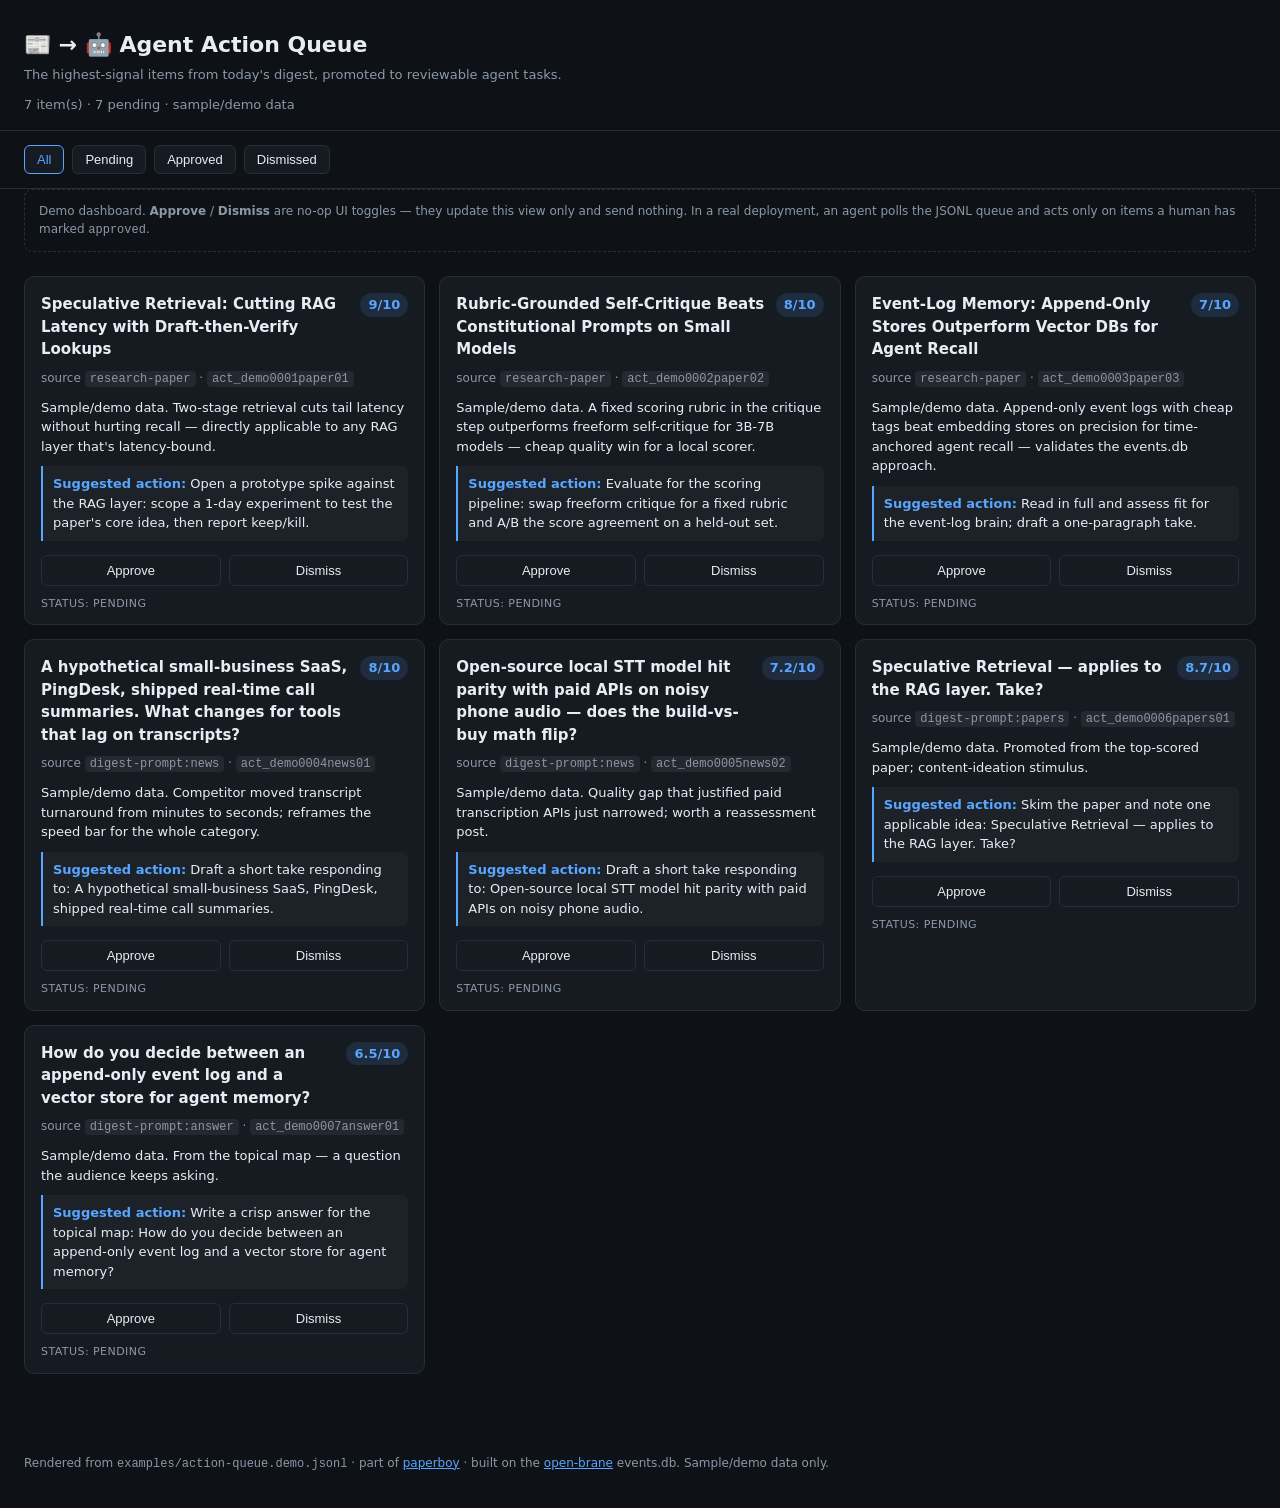
<file: dashboard/action-queue.html>
<!DOCTYPE html>
<html lang="en">
<head>
<meta charset="utf-8" />
<meta name="viewport" content="width=device-width, initial-scale=1" />
<title>paperboy · Agent Action Queue</title>
<style>
  :root {
    --bg: #0e1116; --panel: #161b22; --border: #272e3a;
    --fg: #e6edf3; --muted: #8b98a8; --accent: #58a6ff;
    --green: #3fb950; --red: #f85149; --amber: #d29922;
  }
  * { box-sizing: border-box; }
  body {
    margin: 0; background: var(--bg); color: var(--fg);
    font: 15px/1.5 ui-sans-serif, system-ui, -apple-system, "Segoe UI", Roboto, sans-serif;
  }
  header {
    padding: 28px 24px 16px; border-bottom: 1px solid var(--border);
  }
  header h1 { margin: 0 0 4px; font-size: 22px; }
  header p { margin: 0; color: var(--muted); font-size: 13px; }
  .meta { margin-top: 10px; color: var(--muted); font-size: 13px; }
  .toolbar {
    display: flex; gap: 8px; flex-wrap: wrap; align-items: center;
    padding: 14px 24px; border-bottom: 1px solid var(--border);
  }
  .toolbar button {
    background: var(--panel); color: var(--fg); border: 1px solid var(--border);
    padding: 6px 12px; border-radius: 6px; cursor: pointer; font-size: 13px;
  }
  .toolbar button.active { border-color: var(--accent); color: var(--accent); }
  .grid {
    display: grid; gap: 14px; padding: 20px 24px 60px;
    grid-template-columns: repeat(auto-fill, minmax(340px, 1fr));
  }
  .card {
    background: var(--panel); border: 1px solid var(--border);
    border-radius: 10px; padding: 16px 16px 12px; display: flex; flex-direction: column;
  }
  .card.dismissed { opacity: 0.45; }
  .card.approved { border-color: var(--green); }
  .card-top { display: flex; justify-content: space-between; gap: 10px; align-items: flex-start; }
  .title { font-weight: 600; font-size: 15px; margin: 0; }
  .score {
    flex: 0 0 auto; font-variant-numeric: tabular-nums; font-weight: 700;
    font-size: 13px; padding: 2px 8px; border-radius: 999px;
    background: rgba(88,166,255,0.12); color: var(--accent); white-space: nowrap;
  }
  .source { margin: 8px 0 0; font-size: 12px; color: var(--muted); }
  .source code { background: rgba(255,255,255,0.06); padding: 1px 5px; border-radius: 4px; }
  .why { margin: 10px 0 0; font-size: 13px; color: var(--fg); }
  .action {
    margin: 10px 0 0; font-size: 13px; color: var(--fg);
    background: rgba(255,255,255,0.03); border-left: 2px solid var(--accent);
    padding: 8px 10px; border-radius: 0 6px 6px 0;
  }
  .action b { color: var(--accent); font-weight: 600; }
  .actions { display: flex; gap: 8px; margin-top: 14px; }
  .actions button {
    flex: 1; padding: 7px 0; border-radius: 6px; border: 1px solid var(--border);
    background: transparent; color: var(--fg); cursor: pointer; font-size: 13px;
  }
  .actions .approve:hover { border-color: var(--green); color: var(--green); }
  .actions .dismiss:hover { border-color: var(--red); color: var(--red); }
  .status-pill {
    display: inline-block; margin-top: 10px; font-size: 11px; text-transform: uppercase;
    letter-spacing: 0.04em; color: var(--muted);
  }
  .empty { padding: 40px 24px; color: var(--muted); }
  .note {
    margin: 0 24px 0; padding: 12px 14px; border: 1px dashed var(--border);
    border-radius: 8px; color: var(--muted); font-size: 12px; margin-bottom: 4px;
  }
  footer { padding: 20px 24px 40px; color: var(--muted); font-size: 12px; }
  a { color: var(--accent); }
</style>
</head>
<body>
<header>
  <h1>📰 → 🤖 Agent Action Queue</h1>
  <p>The highest-signal items from today's digest, promoted to reviewable agent tasks.</p>
  <div class="meta" id="meta">loading…</div>
</header>

<div class="toolbar">
  <button data-filter="all" class="active">All</button>
  <button data-filter="pending">Pending</button>
  <button data-filter="approved">Approved</button>
  <button data-filter="dismissed">Dismissed</button>
</div>

<p class="note">
  Demo dashboard. <b>Approve</b> / <b>Dismiss</b> are no-op UI toggles — they update
  this view only and send nothing. In a real deployment, an agent polls the JSONL
  queue and acts only on items a human has marked <code>approved</code>.
</p>

<div id="grid" class="grid"></div>

<footer>
  Rendered from <code>examples/action-queue.demo.jsonl</code> · part of
  <a href="https://github.com/cgallic/paperboy">paperboy</a> ·
  built on the <a href="https://github.com/cgallic/open-brane">open-brane</a> events.db.
  Sample/demo data only.
</footer>

<script>
// Inline copy of the demo fixture so this file works opened directly via
// file:// (no server, no fetch/CORS). Keep in sync with
// examples/action-queue.demo.jsonl.
const QUEUE = [
  {"id":"act_demo0001paper01","title":"Speculative Retrieval: Cutting RAG Latency with Draft-then-Verify Lookups","source":"research-paper","score":9,"why":"Sample/demo data. Two-stage retrieval cuts tail latency without hurting recall — directly applicable to any RAG layer that's latency-bound.","suggested_action":"Open a prototype spike against the RAG layer: scope a 1-day experiment to test the paper's core idea, then report keep/kill.","status":"pending"},
  {"id":"act_demo0002paper02","title":"Rubric-Grounded Self-Critique Beats Constitutional Prompts on Small Models","source":"research-paper","score":8,"why":"Sample/demo data. A fixed scoring rubric in the critique step outperforms freeform self-critique for 3B-7B models — cheap quality win for a local scorer.","suggested_action":"Evaluate for the scoring pipeline: swap freeform critique for a fixed rubric and A/B the score agreement on a held-out set.","status":"pending"},
  {"id":"act_demo0003paper03","title":"Event-Log Memory: Append-Only Stores Outperform Vector DBs for Agent Recall","source":"research-paper","score":7,"why":"Sample/demo data. Append-only event logs with cheap tags beat embedding stores on precision for time-anchored agent recall — validates the events.db approach.","suggested_action":"Read in full and assess fit for the event-log brain; draft a one-paragraph take.","status":"pending"},
  {"id":"act_demo0004news01","title":"A hypothetical small-business SaaS, PingDesk, shipped real-time call summaries. What changes for tools that lag on transcripts?","source":"digest-prompt:news","score":8.0,"why":"Sample/demo data. Competitor moved transcript turnaround from minutes to seconds; reframes the speed bar for the whole category.","suggested_action":"Draft a short take responding to: A hypothetical small-business SaaS, PingDesk, shipped real-time call summaries.","status":"pending"},
  {"id":"act_demo0005news02","title":"Open-source local STT model hit parity with paid APIs on noisy phone audio — does the build-vs-buy math flip?","source":"digest-prompt:news","score":7.2,"why":"Sample/demo data. Quality gap that justified paid transcription APIs just narrowed; worth a reassessment post.","suggested_action":"Draft a short take responding to: Open-source local STT model hit parity with paid APIs on noisy phone audio.","status":"pending"},
  {"id":"act_demo0006papers01","title":"Speculative Retrieval — applies to the RAG layer. Take?","source":"digest-prompt:papers","score":8.7,"why":"Sample/demo data. Promoted from the top-scored paper; content-ideation stimulus.","suggested_action":"Skim the paper and note one applicable idea: Speculative Retrieval — applies to the RAG layer. Take?","status":"pending"},
  {"id":"act_demo0007answer01","title":"How do you decide between an append-only event log and a vector store for agent memory?","source":"digest-prompt:answer","score":6.5,"why":"Sample/demo data. From the topical map — a question the audience keeps asking.","suggested_action":"Write a crisp answer for the topical map: How do you decide between an append-only event log and a vector store for agent memory?","status":"pending"}
];

let filter = "all";
const grid = document.getElementById("grid");
const meta = document.getElementById("meta");

function esc(s) {
  return String(s).replace(/[&<>"']/g, c => (
    {"&":"&amp;","<":"&lt;",">":"&gt;","\"":"&quot;","'":"&#39;"}[c]
  ));
}

function render() {
  const visible = QUEUE.filter(i => filter === "all" || i.status === filter);
  const pending = QUEUE.filter(i => i.status === "pending").length;
  meta.textContent = `${QUEUE.length} item(s) · ${pending} pending · sample/demo data`;
  if (!visible.length) {
    grid.innerHTML = `<p class="empty">No ${esc(filter)} items.</p>`;
    return;
  }
  grid.innerHTML = visible.map(i => `
    <div class="card ${esc(i.status)}">
      <div class="card-top">
        <p class="title">${esc(i.title)}</p>
        <span class="score">${esc(i.score)}/10</span>
      </div>
      <p class="source">source <code>${esc(i.source)}</code> · <code>${esc(i.id)}</code></p>
      ${i.why ? `<p class="why">${esc(i.why)}</p>` : ""}
      <p class="action"><b>Suggested action:</b> ${esc(i.suggested_action)}</p>
      <div class="actions">
        <button class="approve" data-id="${esc(i.id)}" data-to="approved">Approve</button>
        <button class="dismiss" data-id="${esc(i.id)}" data-to="dismissed">Dismiss</button>
      </div>
      <span class="status-pill">status: ${esc(i.status)}</span>
    </div>
  `).join("");
}

grid.addEventListener("click", e => {
  const btn = e.target.closest("button[data-id]");
  if (!btn) return;
  const item = QUEUE.find(i => i.id === btn.dataset.id);
  if (!item) return;
  // No-op UI toggle: flips the in-memory status only. Sends nothing.
  item.status = (item.status === btn.dataset.to) ? "pending" : btn.dataset.to;
  render();
});

document.querySelectorAll(".toolbar button").forEach(b => {
  b.addEventListener("click", () => {
    filter = b.dataset.filter;
    document.querySelectorAll(".toolbar button").forEach(x => x.classList.remove("active"));
    b.classList.add("active");
    render();
  });
});

render();
</script>
</body>
</html>
</file>
